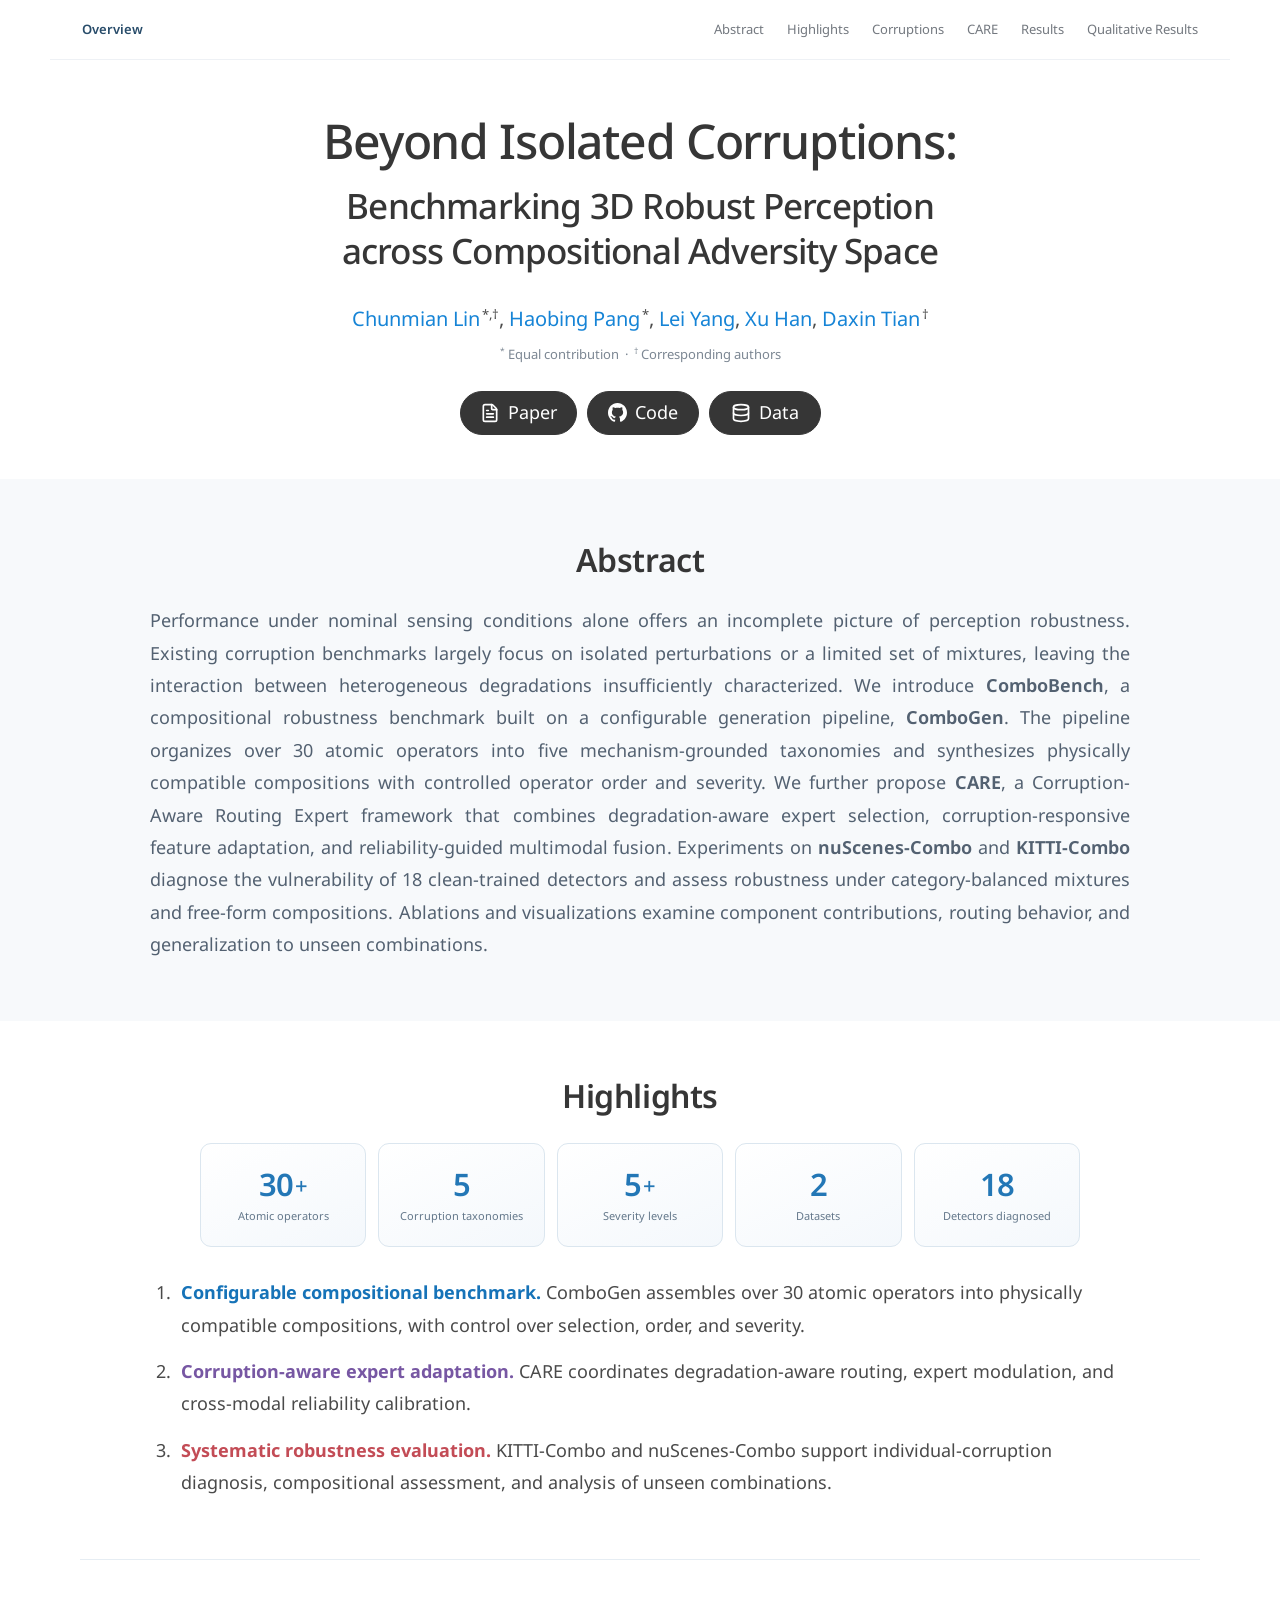
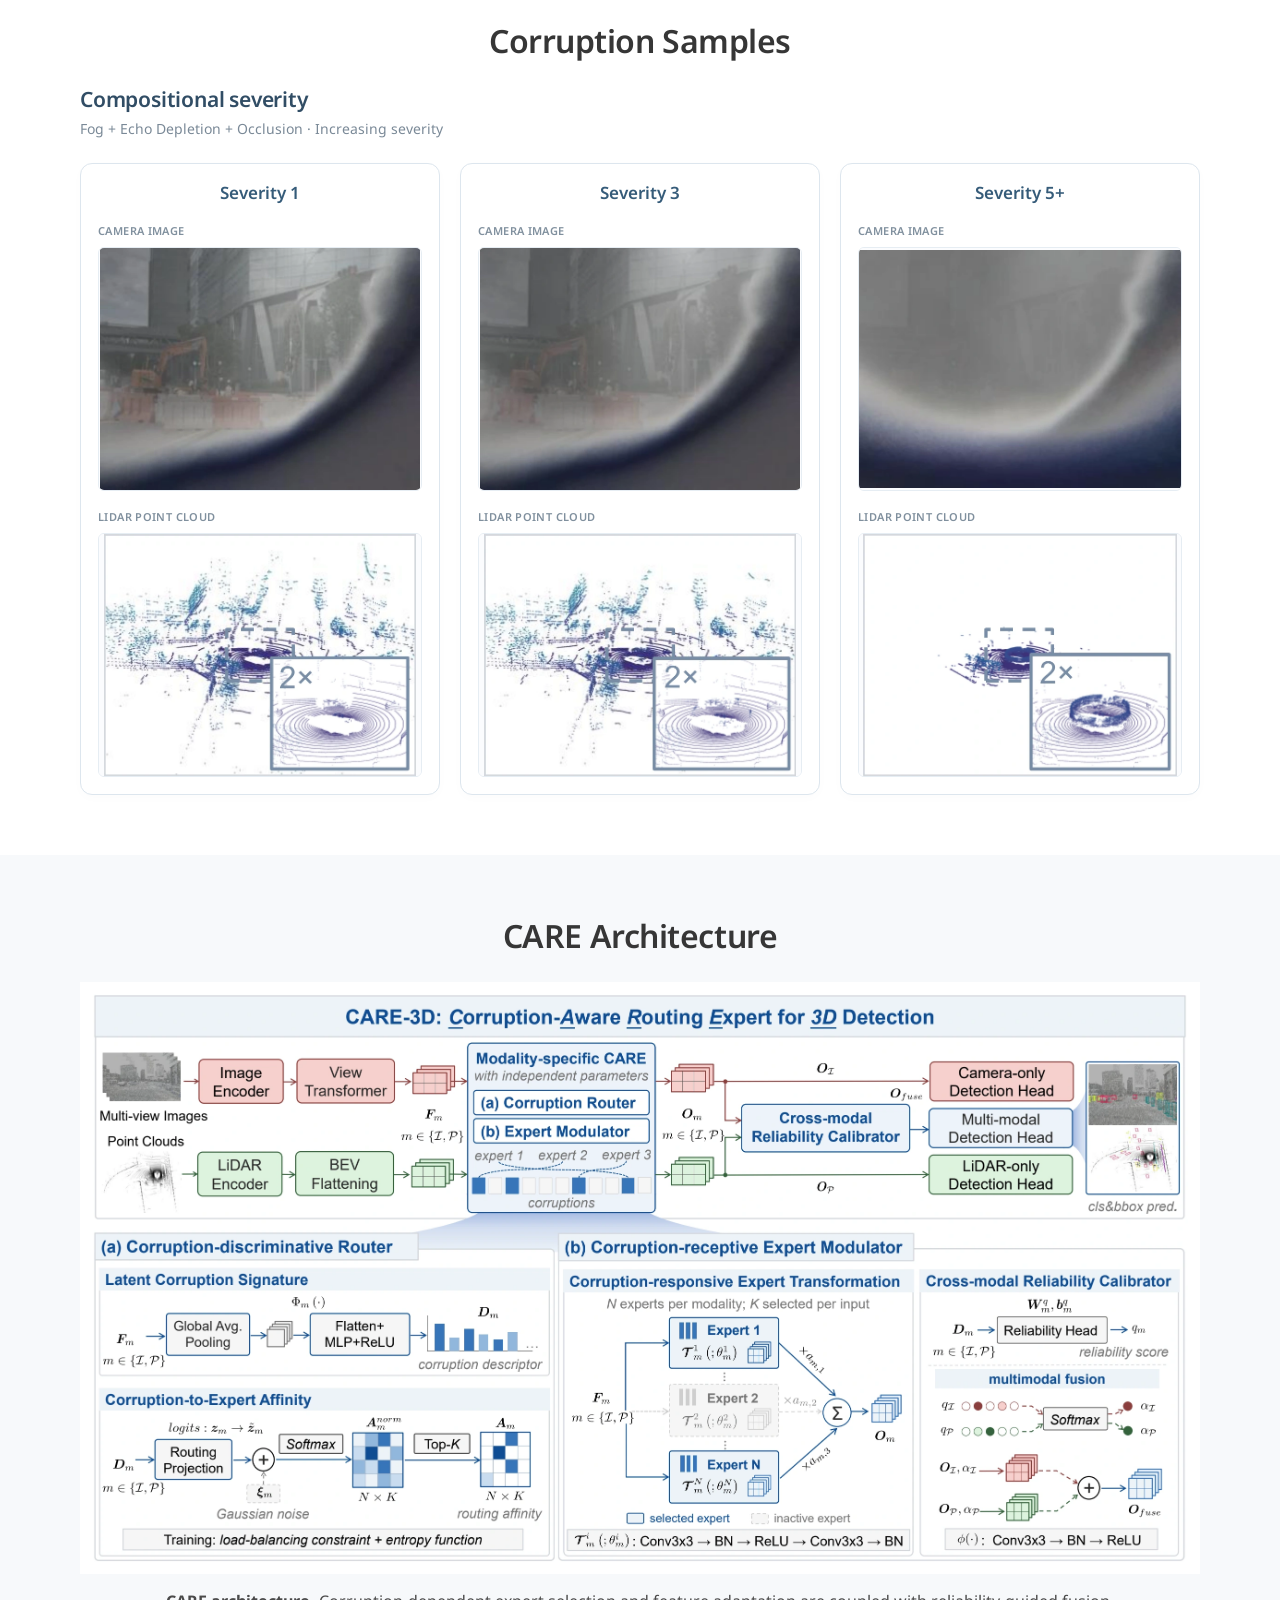
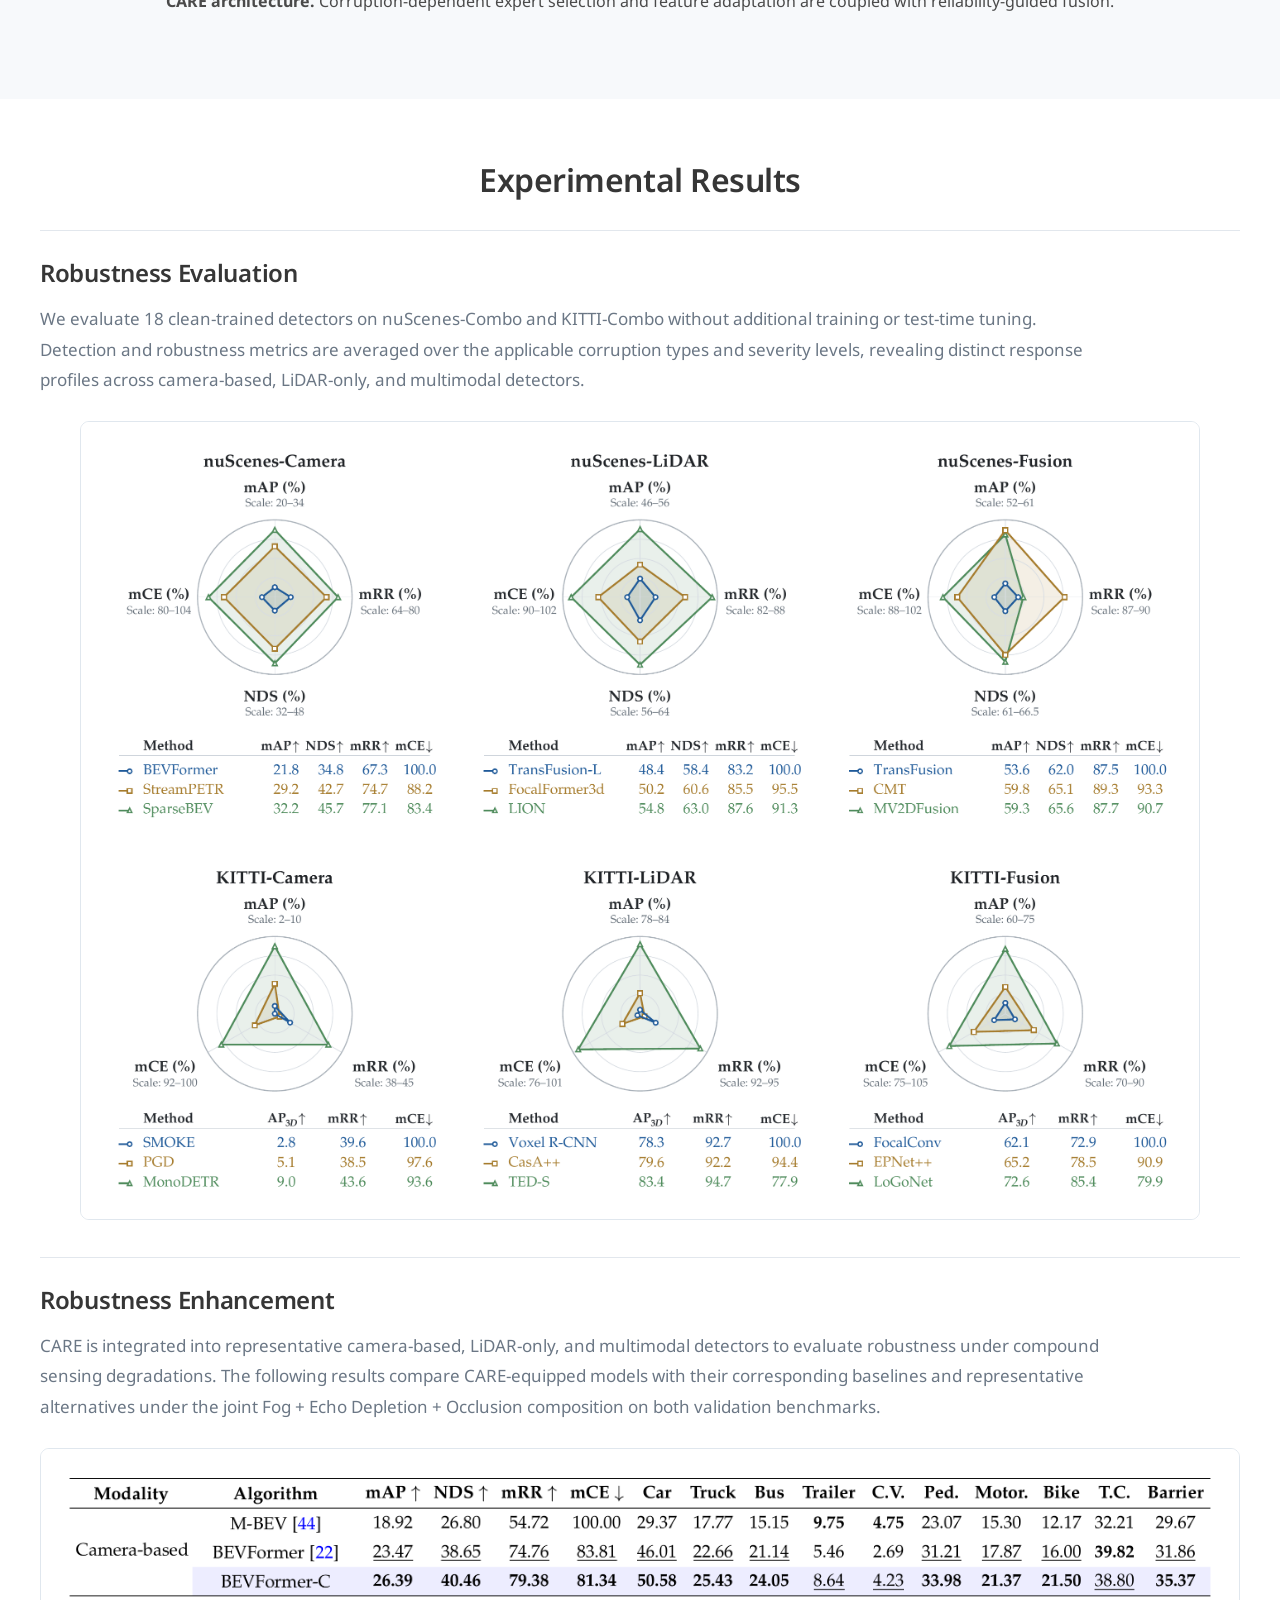
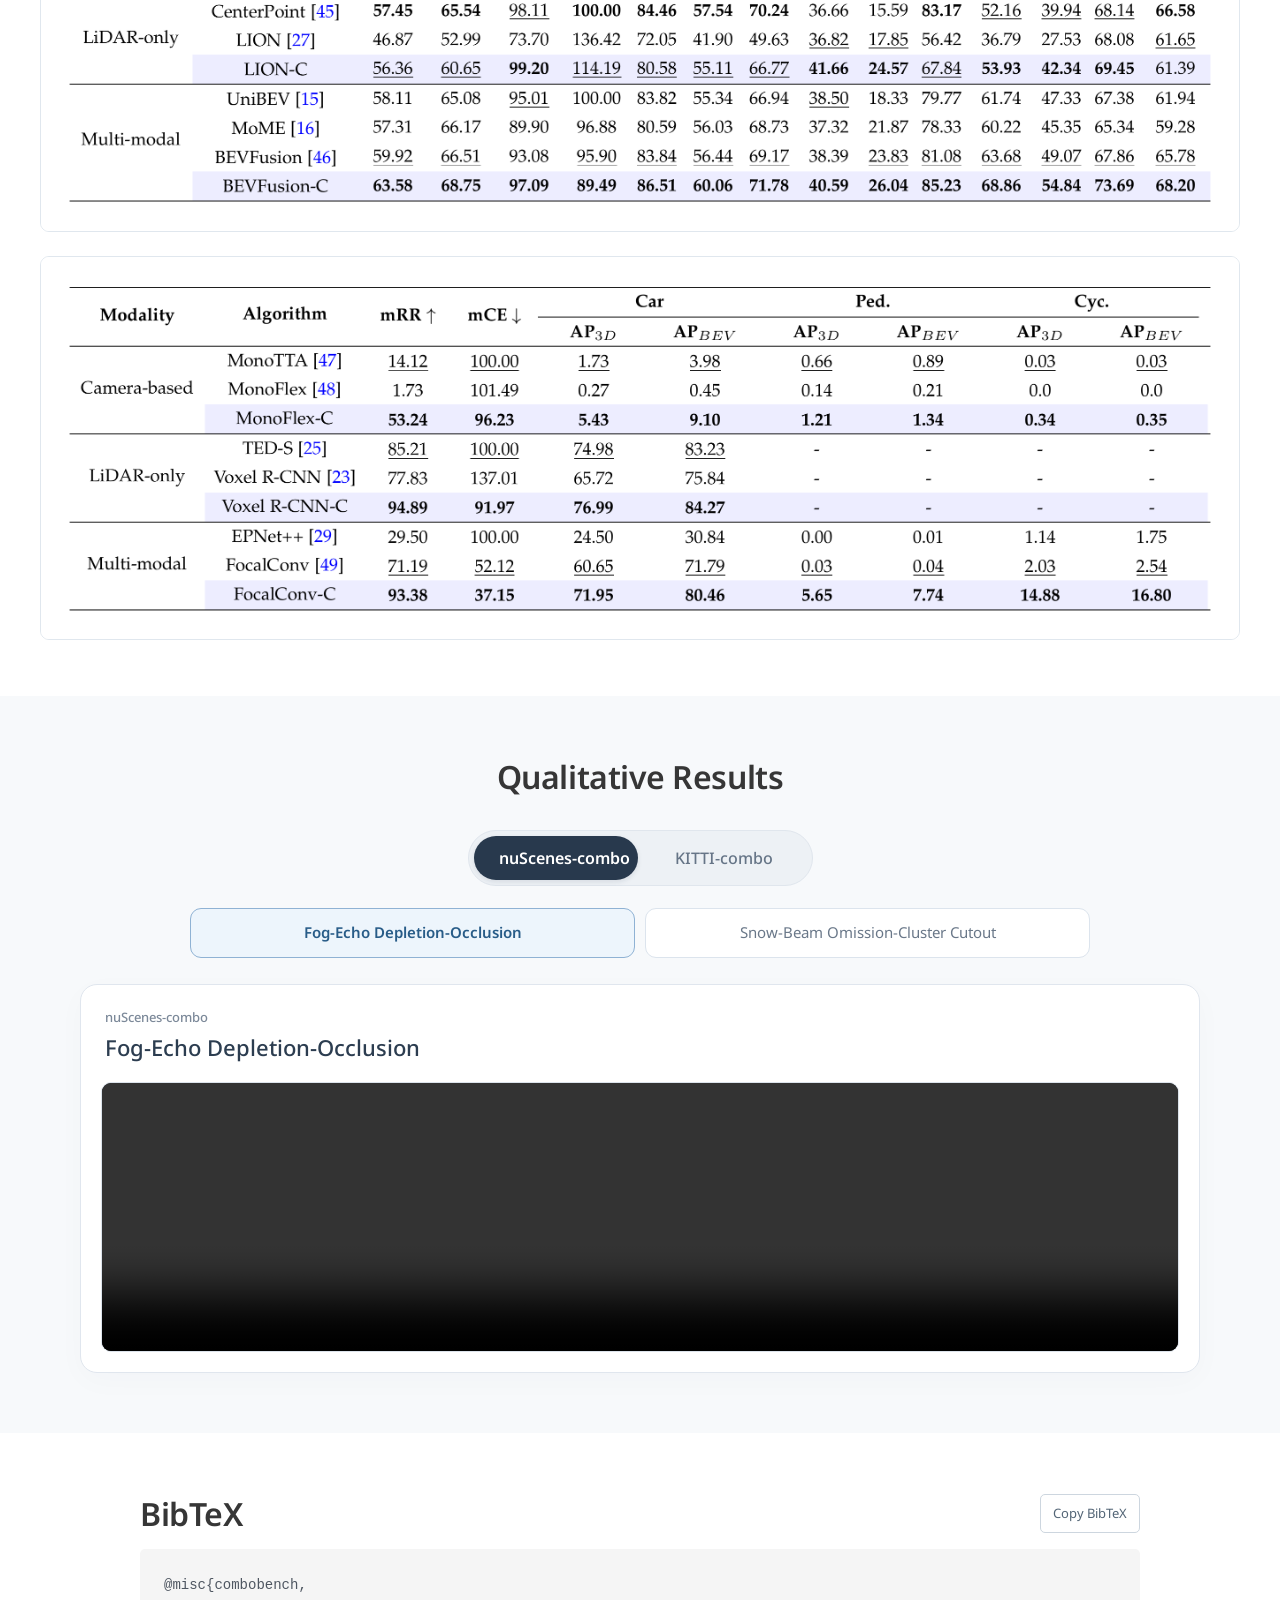
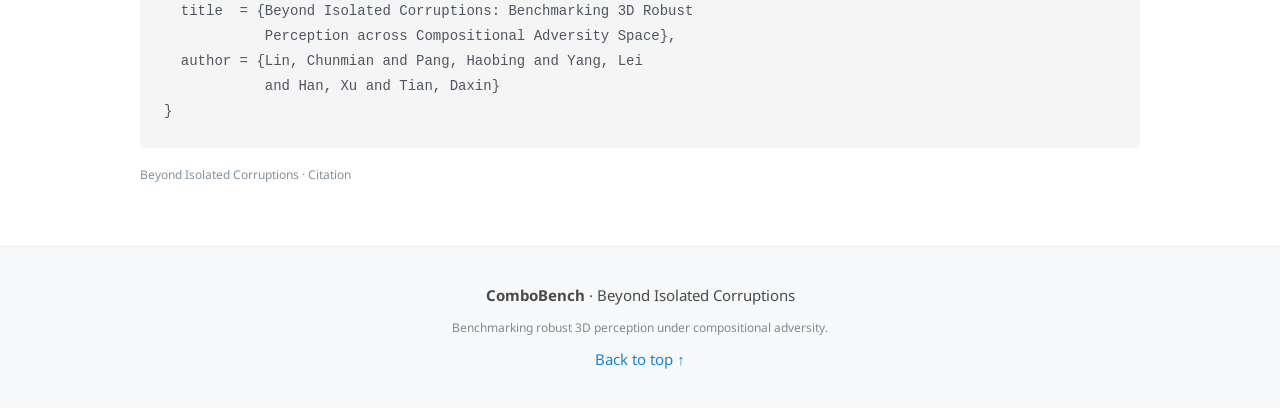
<file: project-page/index.html>
<!DOCTYPE html>
<html lang="en">
<head>
<meta charset="utf-8"><meta name="viewport" content="width=device-width,initial-scale=1">
<meta name="description" content="ComboBench: a configurable benchmark and corruption-aware expert framework for robust 3D perception under compositional sensing degradations.">
<meta name="theme-color" content="#ffffff"><title>Beyond Isolated Corruptions: Benchmarking 3D Robust Perception</title>
<link rel="icon" href="assets/favicon.svg" type="image/svg+xml"><link rel="stylesheet" href="styles-v3.css?v=9">
<script src="site-config.js?v=17" defer></script><script src="script-v3.js?v=17" defer></script>
<link rel="stylesheet" href="styles-v9.css?v=16"></head>

<body><a class="skip-link" href="#main">Skip to content</a>
<nav class="top-nav" aria-label="Page sections"><a class="home-link" href="#top">Overview</a><div><a href="#abstract">Abstract</a><a href="#highlights">Highlights</a><a href="#corruption-examples">Corruptions</a><a href="#method">CARE</a><a href="#evaluation">Results</a><a href="#visualization">Qualitative Results</a></div></nav>
<main id="main">
<header class="publication-header" id="top">
<h1>Beyond Isolated Corruptions:
<span class="publication-subtitle">Benchmarking 3D Robust Perception<br class="title-break"> across Compositional Adversity Space</span></h1><p class="authors"><span data-author="chunmian">Chunmian Lin</span><sup>*,†</sup>, <span data-author="haobing">Haobing Pang</span><sup>*</sup>, <span data-author="lei">Lei Yang</span>, <span data-author="xu">Xu Han</span>, <span data-author="daxin">Daxin Tian</span><sup>†</sup></p>

<p class="contribution-note"><sup>*</sup> Equal contribution  ·  <sup>†</sup> Corresponding authors</p>
<p id="venue-line" class="venue-line" hidden=""></p><div class="publication-links" aria-label="Publication resources">
<a class="resource-pill" href="https://github.com/buaa-linx/ComboBench" target="_blank" rel="noopener" data-resource="paper"><img class="resource-icon" src="assets/icons/paper.svg" alt="" width="20" height="20">Paper</a>
<a class="resource-pill" href="https://github.com/buaa-linx/ComboBench" target="_blank" rel="noopener" data-resource="code"><img class="resource-icon github-icon" src="assets/icons/github.svg" alt="" width="20" height="20">Code</a>
<a class="resource-pill" href="https://huggingface.co/datasets/linchunmian/ComboBench" target="_blank" rel="noopener" data-resource="data"><img class="resource-icon" src="assets/icons/data.svg" alt="" width="20" height="20">Data</a>
</div></header>
<section class="section soft-section" id="abstract" aria-labelledby="abstract-title"><div class="content abstract-content"><h2 id="abstract-title">Abstract</h2><p>Performance under nominal sensing conditions alone offers an incomplete picture of perception robustness. Existing corruption benchmarks largely focus on isolated perturbations or a limited set of mixtures, leaving the interaction between heterogeneous degradations insufficiently characterized. We introduce <strong>ComboBench</strong>, a compositional robustness benchmark built on a configurable generation pipeline, <strong>ComboGen</strong>. The pipeline organizes over 30 atomic operators into five mechanism-grounded taxonomies and synthesizes physically compatible compositions with controlled operator order and severity. We further propose <strong>CARE</strong>, a Corruption-Aware Routing Expert framework that combines degradation-aware expert selection, corruption-responsive feature adaptation, and reliability-guided multimodal fusion. Experiments on <strong>nuScenes-Combo</strong> and <strong>KITTI-Combo</strong> diagnose the vulnerability of 18 clean-trained detectors and assess robustness under category-balanced mixtures and free-form compositions. Ablations and visualizations examine component contributions, routing behavior, and generalization to unseen combinations.</p></div></section>
<section class="section highlights content" id="highlights" aria-labelledby="highlights-title"><h2 id="highlights-title">Highlights</h2><dl class="benchmark-facts" aria-label="Benchmark at a glance">
<div class="fact-card"><dt>Atomic operators</dt><dd>30<span>+</span></dd></div>
<div class="fact-card"><dt>Corruption taxonomies</dt><dd>5</dd></div>
<div class="fact-card"><dt>Severity levels</dt><dd>5<span>+</span></dd></div>
<div class="fact-card"><dt>Datasets</dt><dd>2</dd></div>
<div class="fact-card"><dt>Detectors diagnosed</dt><dd>18</dd></div>
</dl><ol>
<li><strong class="blue">Configurable compositional benchmark.</strong> ComboGen assembles over 30 atomic operators into physically compatible compositions, with control over selection, order, and severity.</li>
<li><strong class="purple">Corruption-aware expert adaptation.</strong> CARE coordinates degradation-aware routing, expert modulation, and cross-modal reliability calibration.</li>
<li><strong class="red">Systematic robustness evaluation.</strong> KITTI-Combo and nuScenes-Combo support individual-corruption diagnosis, compositional assessment, and analysis of unseen combinations.</li>
</ol></section>
<section class="section content-wide" id="corruption-examples" aria-labelledby="corruption-examples-title"><h2 id="corruption-examples-title">Corruption Samples</h2><div class="sample-group"><div class="sample-group-heading"><div><h3>Compositional severity</h3><p>Fog + Echo Depletion + Occlusion · Increasing severity</p></div></div><div class="corruption-grid"><article class="corruption-example"><h4>Severity 1</h4><div class="corruption-panels"><figure class="corruption-panel"><figcaption>Camera image</figcaption><button class="figure-zoom corruption-zoom" type="button" data-image="assets/figures/camera-severity-1.webp" data-caption="Severity 1: Camera image under Fog–Echo Depletion–Occlusion on nuScenes-Combo. Original matched example from Figure 3." aria-label="Enlarge Severity 1 camera image"><img src="assets/figures/camera-severity-1.webp" alt="Severity 1 camera image from the matched corruption sequence in Figure 3" width="664" height="500" loading="lazy"><span class="zoom-label">Enlarge ↗</span></button></figure><figure class="corruption-panel"><figcaption>LiDAR point cloud</figcaption><button class="figure-zoom corruption-zoom" type="button" data-image="assets/figures/lidar-severity-1.webp" data-caption="Severity 1: LiDAR point cloud under Fog–Echo Depletion–Occlusion on nuScenes-Combo. Original matched example from Figure 3." aria-label="Enlarge Severity 1 lidar point cloud"><img src="assets/figures/lidar-severity-1.webp" alt="Severity 1 lidar point cloud from the matched corruption sequence in Figure 3" width="670" height="517" loading="lazy"><span class="zoom-label">Enlarge ↗</span></button></figure></div></article><article class="corruption-example"><h4>Severity 3</h4><div class="corruption-panels"><figure class="corruption-panel"><figcaption>Camera image</figcaption><button class="figure-zoom corruption-zoom" type="button" data-image="assets/figures/camera-severity-3.webp" data-caption="Severity 3: Camera image under Fog–Echo Depletion–Occlusion on nuScenes-Combo. Original matched example from Figure 3." aria-label="Enlarge Severity 3 camera image"><img src="assets/figures/camera-severity-3.webp" alt="Severity 3 camera image from the matched corruption sequence in Figure 3" width="663" height="500" loading="lazy"><span class="zoom-label">Enlarge ↗</span></button></figure><figure class="corruption-panel"><figcaption>LiDAR point cloud</figcaption><button class="figure-zoom corruption-zoom" type="button" data-image="assets/figures/lidar-severity-3.webp" data-caption="Severity 3: LiDAR point cloud under Fog–Echo Depletion–Occlusion on nuScenes-Combo. Original matched example from Figure 3." aria-label="Enlarge Severity 3 lidar point cloud"><img src="assets/figures/lidar-severity-3.webp" alt="Severity 3 lidar point cloud from the matched corruption sequence in Figure 3" width="670" height="517" loading="lazy"><span class="zoom-label">Enlarge ↗</span></button></figure></div></article><article class="corruption-example"><h4>Severity 5+</h4><div class="corruption-panels"><figure class="corruption-panel"><figcaption>Camera image</figcaption><button class="figure-zoom corruption-zoom" type="button" data-image="assets/figures/camera-severity-6.webp" data-caption="Severity 5+: Camera image under Fog–Echo Depletion–Occlusion on nuScenes-Combo. Original matched example from Figure 3." aria-label="Enlarge Severity 5+ camera image"><img src="assets/figures/camera-severity-6.webp" alt="Severity 5+ camera image from the matched corruption sequence in Figure 3" width="675" height="500" loading="lazy"><span class="zoom-label">Enlarge ↗</span></button></figure><figure class="corruption-panel"><figcaption>LiDAR point cloud</figcaption><button class="figure-zoom corruption-zoom" type="button" data-image="assets/figures/lidar-severity-6.webp" data-caption="Severity 5+: LiDAR point cloud under Fog–Echo Depletion–Occlusion on nuScenes-Combo. Original matched example from Figure 3." aria-label="Enlarge Severity 5+ lidar point cloud"><img src="assets/figures/lidar-severity-6.webp" alt="Severity 5+ lidar point cloud from the matched corruption sequence in Figure 3" width="674" height="517" loading="lazy"><span class="zoom-label">Enlarge ↗</span></button></figure></div></article></div></div></section>
<section class="section soft-section" id="method" aria-labelledby="method-title"><div class="content-wide"><h2 id="method-title">CARE Architecture</h2><figure class="research-figure"><button class="figure-zoom" type="button" data-image="assets/figures/care-framework.webp" data-caption="CARE combines corruption-discriminative routing, corruption-receptive expert modulation, and cross-modal reliability calibration." aria-label="Enlarge the CARE framework"><img src="assets/figures/care-framework.webp" alt="CARE architecture: input-conditioned routing, expert modulation, and reliability-guided camera–LiDAR fusion" width="2373" height="1230" loading="lazy"><span class="zoom-label">Enlarge ↗</span></button><figcaption><strong>CARE architecture.</strong> Corruption-dependent expert selection and feature adaptation are coupled with reliability-guided fusion.</figcaption></figure>
</div></section>
<section class="section results-section" id="evaluation" aria-labelledby="evaluation-title">
  <div class="results-content"><h2 id="evaluation-title">Experimental Results</h2><div class="experiment-block" id="robustness-assessment"><div class="experiment-heading"><h3>Robustness Evaluation</h3></div><p class="experiment-intro">We evaluate 18 clean-trained detectors on nuScenes-Combo and KITTI-Combo without additional training or test-time tuning. Detection and robustness metrics are averaged over the applicable corruption types and severity levels, revealing distinct response profiles across camera-based, LiDAR-only, and multimodal detectors.</p><figure class="paper-result-image assessment-figure"><button class="figure-zoom " type="button" data-image="assets/figures/figure-5-original.webp" data-caption="Figure 5: Clean-trained robustness diagnosis on nuScenes-Combo and KITTI-Combo, averaged over applicable corruptions and severity levels." aria-label="Enlarge robustness assessment figure"><img src="assets/figures/figure-5-original.webp" alt="Figure 5: six radar plots of detection and robustness metrics for clean-trained detectors on KITTI-Combo and nuScenes-Combo" width="2610" height="1835" loading="lazy"><span class="zoom-label">Enlarge ↗</span></button></figure></div><div class="experiment-block" id="robustness-enhancement"><div class="experiment-heading"><h3>Robustness Enhancement</h3></div><p class="experiment-intro">CARE is integrated into representative camera-based, LiDAR-only, and multimodal detectors to evaluate robustness under compound sensing degradations. The following results compare CARE-equipped models with their corresponding baselines and representative alternatives under the joint Fog + Echo Depletion + Occlusion composition on both validation benchmarks.</p><figure class="paper-result-image paper-table" data-table="7"><button class="figure-zoom paper-table-zoom" type="button" data-image="assets/figures/table-7-original.webp" data-caption="nuScenes-Combo: original results under Fog + Echo Depletion + Occlusion." aria-label="Enlarge nuScenes-Combo result table"><img src="assets/figures/table-7-original.webp" alt="Original Table 7: nuScenes-Combo free-form corruption results comparing base and CARE-enhanced detectors" width="2610" height="765" loading="lazy"><span class="zoom-label">Enlarge ↗</span></button></figure><figure class="paper-result-image paper-table" data-table="8"><button class="figure-zoom paper-table-zoom" type="button" data-image="assets/figures/table-8-original.webp" data-caption="KITTI-Combo: original results under Fog + Echo Depletion + Occlusion." aria-label="Enlarge KITTI-Combo result table"><img src="assets/figures/table-8-original.webp" alt="Original Table 8: KITTI-Combo free-form corruption results comparing base and CARE-enhanced detectors" width="2610" height="765" loading="lazy"><span class="zoom-label">Enlarge ↗</span></button></figure></div></div></section>

<section class="section visualization-section soft-section" id="visualization" aria-labelledby="visualization-title"><div class="content-wide">
  <h2 id="visualization-title">Qualitative Results</h2>
  <div class="qualitative-explorer" data-video-explorer>
    <div class="dataset-tabs" role="tablist" aria-label="Video dataset" hidden>
      <button class="dataset-tab" type="button" role="tab" id="dataset-tab-nuscenes" data-dataset="nuscenes" aria-selected="true" aria-controls="qualitative-player-panel" tabindex="0">nuScenes-combo</button>
      <button class="dataset-tab" type="button" role="tab" id="dataset-tab-kitti" data-dataset="kitti" aria-selected="false" aria-controls="qualitative-player-panel" tabindex="-1">KITTI-combo</button>
    </div>
    <div class="corruption-tabs" role="group" aria-label="Corruption composition" hidden>
      <button class="corruption-tab" type="button" data-corruption-index="0" aria-pressed="true">Fog-Echo Depletion-Occlusion</button>
      <button class="corruption-tab" type="button" data-corruption-index="1" aria-pressed="false">Snow-Beam Omission-Cluster Cutout</button>
    </div>
    <div class="qualitative-player-panel" id="qualitative-player-panel" role="tabpanel" aria-labelledby="dataset-tab-nuscenes" tabindex="0">
      <header class="qualitative-player-heading" aria-live="polite" aria-atomic="true">
        <p id="active-dataset">nuScenes-combo</p>
        <h3 id="active-video-title">Fog-Echo Depletion-Occlusion</h3>
      </header>
      <div class="qualitative-player-shell">
        <video id="qualitative-player" controls muted playsinline preload="metadata" src="assets/videos/fog_occlusion_echo.mp4" aria-label="nuScenes-combo: Fog-Echo Depletion-Occlusion"></video>
        <div id="qualitative-empty" role="status" hidden>
          <span class="reserved-play" aria-hidden="true"><svg viewBox="0 0 32 32" width="32" height="32"><path d="M12 8.5 24 16 12 23.5Z" fill="currentColor"/></svg></span>
          <p>Video not available yet.</p>
        </div>
      </div>
    </div>
    <noscript><p class="source-note">Also watch <a href="assets/videos/snow_beam_cutout.mp4">Snow-Beam Omission-Cluster Cutout on nuScenes-combo</a>.</p></noscript>
  </div>
</div></section>
<section class="section citation-section content" id="citation" aria-labelledby="citation-title"><div class="citation-heading"><h2 id="citation-title">BibTeX</h2><button type="button" id="copy-citation">Copy BibTeX</button></div><pre><code id="bibtex">@misc{combobench,
  title  = {Beyond Isolated Corruptions: Benchmarking 3D Robust
            Perception across Compositional Adversity Space},
  author = {Lin, Chunmian and Pang, Haobing and Yang, Lei
            and Han, Xu and Tian, Daxin}
}</code></pre><p class="source-note">Beyond Isolated Corruptions · Citation</p><span id="copy-status" class="sr-only" role="status"></span></section>
</main>
<footer class="site-footer"><div class="content"><p><strong>ComboBench</strong> · Beyond Isolated Corruptions</p><p class="footer-note">Benchmarking robust 3D perception under compositional adversity.</p><p><a href="#top">Back to top ↑</a></p></div></footer>
<dialog id="image-dialog" class="image-dialog" aria-label="Enlarged paper figure"><button type="button" id="dialog-close" class="dialog-close" aria-label="Close enlarged figure">Close ×</button><img id="dialog-image" alt=""><p id="dialog-caption"></p></dialog>
<dialog id="resource-dialog" class="resource-dialog" aria-labelledby="resource-dialog-title"><button type="button" id="resource-dialog-close" class="dialog-close" aria-label="Close resource notice">Close ×</button><span class="placeholder-badge">Reserved resource</span><h2 id="resource-dialog-title">Resource link pending</h2><p id="resource-dialog-message"></p><button type="button" class="notice-dismiss" id="resource-dismiss">Got it</button></dialog>
</body></html>
</file>
<file: project-page/styles-v3.css>
:root{--text:#363636;--body:#4a4a4a;--blue:#1684d6;--deep-blue:#126bb5;--border:#e2e5e9;--soft:#f5f5f5}
*{box-sizing:border-box}html{scroll-behavior:smooth;scroll-padding-top:24px}body{margin:0;background:#fff;color:var(--body);font-family:"Segoe UI",Arial,Helvetica,sans-serif;font-size:18px;line-height:1.65;-webkit-font-smoothing:antialiased}h1,h2,h3,h4,p,figure{margin:0}h1,h2,h3,h4{color:var(--text)}a{color:var(--blue);text-decoration:none}a:hover{color:var(--deep-blue);text-decoration:underline}button{font:inherit;cursor:pointer}button,a{-webkit-tap-highlight-color:transparent}button:focus-visible,a:focus-visible{outline:3px solid #93c9f2;outline-offset:4px}img{display:block;max-width:100%}button svg,a svg{width:19px;height:19px;flex-shrink:0}sup{font-size:.65em;line-height:0}.icon-library{position:absolute;width:0;height:0;overflow:hidden}.content,.content-wide{width:calc(100% - 64px);margin-inline:auto}.content{max-width:1000px}.content-wide{max-width:1120px}.section{padding-block:48px}.soft-section{background:var(--soft)}.ruled{border-top:1px solid var(--border)}h2{font-size:32px;font-weight:650;text-align:center;line-height:1.25;letter-spacing:-.6px;margin-bottom:24px}.section-intro{text-align:center;font-size:19px;line-height:1.6;margin:0 auto 28px;max-width:900px}.intro-secondary{font-size:17px;color:#636970}.source-note{font-size:14px;line-height:1.7;color:#6b7178;margin-top:17px;text-align:center}.body-intro{max-width:970px;margin:0 auto 24px;text-align:center;font-size:17px}.skip-link{position:absolute;left:16px;top:-80px;z-index:50;background:#222;color:white;padding:10px 20px}.skip-link:focus{top:10px}.sr-only{position:absolute;width:1px;height:1px;padding:0;margin:-1px;overflow:hidden;clip:rect(0,0,0,0);white-space:nowrap;border:0}
.top-nav{height:54px;max-width:1120px;margin:auto;display:flex;justify-content:space-between;align-items:center;padding-inline:32px;font-size:14px;color:#73787f}.top-nav a{color:inherit}.top-nav .home-link{font-weight:600;color:#4f555b}.top-nav>div{display:flex;gap:24px}.publication-header{max-width:1180px;margin:auto;text-align:center;padding:30px 32px 32px}.publication-header h1{font-size:43px;line-height:1.18;font-weight:650;letter-spacing:-1.45px}.project-name{color:var(--blue);font-weight:750}.publication-subtitle{font-size:39px;font-weight:600;letter-spacing:-1px;display:inline-block;margin-top:7px}.authors{font-size:20px;line-height:1.8;margin:23px auto 6px;max-width:1080px}.authors [data-author]{color:var(--blue);white-space:nowrap}.authors [data-author] a{color:inherit}.authors sup{margin-left:2px}.affiliations{font-size:17px;line-height:1.8;display:flex;flex-wrap:wrap;gap:0 20px;justify-content:center}.affiliations sup{margin-right:2px}.contribution-note{font-size:14px;color:#73787f;margin-top:6px}.venue-line{display:flex;gap:10px;justify-content:center;align-items:center;margin-top:13px;font-size:14px;min-height:24px;color:#586779}.venue-line span{color:#7a8087;font-size:13px}.publication-links{display:flex;flex-wrap:wrap;justify-content:center;gap:7px;margin-top:19px}.resource-pill{display:inline-flex;align-items:center;justify-content:center;gap:7px;background:#363636;border:1px solid #363636;color:#fff;border-radius:999px;min-height:42px;padding:8px 16px;font-size:16px;line-height:1.3;transition:background .15s}.resource-pill:hover{background:#171717;color:#fff;text-decoration:none}.resource-pill small{font-size:10px;color:#e1e3e5;opacity:.85;letter-spacing:.02em}.resource-pill.is-pending{background:#4d5054;border-color:#4d5054}.resource-pill.is-pending:hover{background:#303337}.arxiv-icon{font-family:Georgia,serif;font-size:23px;line-height:19px;width:18px;display:inline-block}
.teaser{padding-top:7px;padding-bottom:25px}.teaser-image{padding:0!important;border-radius:6px;overflow:hidden}.teaser figure>figcaption{font-size:20px;text-align:center;max-width:1050px;margin:18px auto 0;line-height:1.5}.teaser-facts{margin-top:20px;display:flex;justify-content:center;flex-wrap:wrap;gap:12px 26px;font-size:15px;color:#69707a}.teaser-facts b{color:#34576f;font-weight:700}.highlights{padding-top:34px;padding-bottom:44px}.highlights h2{text-align:left;font-size:28px;margin-bottom:19px}.highlights ol{padding-left:26px;margin:0}.highlights li{padding-left:5px;margin-bottom:12px;font-size:18px;line-height:1.7}.highlights li:last-child{margin-bottom:0}.blue{color:#1673b8}.purple{color:#7757a3}.red{color:#c34c56}.abstract-content{max-width:960px}.abstract-content>p:first-of-type{text-align:justify;font-size:18px;line-height:1.8}.abstract-content strong{font-weight:650}
.research-figure{margin:26px 0 24px}.figure-zoom{position:relative;display:block;width:100%;background:white;border:0;padding:12px;text-align:left}.figure-zoom img{width:100%;height:auto}.zoom-label{position:absolute;right:12px;bottom:10px;padding:4px 9px;border-radius:4px;background:#fffffff2;color:#627080;font-size:11px;border:1px solid #e6e9ec;opacity:0;transition:opacity .15s}.figure-zoom:hover .zoom-label,.figure-zoom:focus-visible .zoom-label{opacity:1}.research-figure>figcaption{font-size:16px;line-height:1.65;margin:14px auto 0;max-width:1040px;text-align:center}.figure-number{white-space:nowrap;color:#78818c;font-size:14px}.taxonomy{display:flex;justify-content:center;flex-wrap:wrap;gap:9px;margin:25px auto 30px}.taxonomy span{font-size:14px;color:#3f6d93;background:#eef5fb;border:1px solid #d8e8f5;padding:6px 12px;border-radius:5px}.table-scroll{overflow-x:auto;width:100%;border-block:1px solid #d5dae1}table{width:100%;border-collapse:collapse;font-size:16px;text-align:center;font-variant-numeric:tabular-nums;white-space:nowrap}caption{font-size:16px;font-weight:600;padding-bottom:13px;white-space:normal}th,td{padding:13px 18px;border-bottom:1px solid #e2e6ea}thead th{font-weight:600;background:#f5f7f9;font-size:15px}tbody th{text-align:left;font-weight:500}tbody tr:last-child th,tbody tr:last-child td{border-bottom:0}.yes{color:#378c71;font-size:21px}.benchmark-table{max-width:1000px;margin:30px auto 0;border-top:0}.subsection-title{font-size:24px;font-weight:600;text-align:center;margin:30px 0 15px;line-height:1.35}.method-components{display:grid;grid-template-columns:repeat(3,1fr);gap:35px;max-width:1050px;margin:30px auto 0}.method-components h3{font-size:22px;font-weight:600;margin-bottom:10px}.method-components h3 span{color:var(--blue);font-weight:400}.method-components p{font-size:16px;line-height:1.75}.results-subtitle{margin-top:42px}.result-tabs{display:flex;justify-content:center;border-bottom:1px solid #cfd7df;margin:25px auto 0;max-width:980px;gap:4px}.result-tabs button{font-size:16px;background:transparent;border:0;border-bottom:3px solid transparent;margin-bottom:-1px;color:#636b75;padding:12px 20px}.result-tabs button[aria-selected=true]{border-color:var(--blue);color:var(--blue);font-weight:600}.result-tabs button:hover{background:#f5f9fd}.results-panel{max-width:980px;margin:28px auto 0}.results-panel[hidden]{display:none}.results-panel h4{text-align:center;font-size:21px;font-weight:600}.protocol-description{text-align:center;font-size:14px;color:#737c87;margin-top:6px;margin-bottom:20px}.results-panel th:first-child{min-width:210px}.care-row{background:#eef6fd}.care-row th{font-weight:600}.gain-row{color:#1673b8;font-size:15px}.table-note{max-width:980px;margin:20px auto 0;color:#707984;font-size:13px;line-height:1.8}
.paper-preview{border:1px solid #dce3eb;border-radius:8px;overflow:hidden;background:#fff;margin-top:27px}.preview-label{padding:11px 18px;display:flex;justify-content:space-between;align-items:center;gap:16px;font-size:13px;background:#f2f6fa;border-bottom:1px solid #e0e7ef;color:#57718c}.preview-label strong{font-weight:600;color:#3a6f9d}.sensor-stage{display:grid;grid-template-columns:1fr 1fr;gap:18px;padding:20px 25px 12px}.sensor-stage figure{text-align:center;min-width:0}.sensor-stage img{width:100%;max-width:410px;aspect-ratio:4/3;object-fit:contain;margin:8px auto 0;background:#fff}.sensor-title{font-size:16px;font-weight:600}.sensor-stage figcaption{font-size:12px;color:#7b8490;margin-top:7px}.preview-controls{display:flex;align-items:center;justify-content:space-between;gap:20px;border-top:1px solid #e2e8ef;padding:15px 20px}.play-button{display:flex;align-items:center;gap:7px;white-space:nowrap;background:#337eb8;color:white;border:1px solid #337eb8;padding:8px 13px;border-radius:5px;font-size:14px;min-height:38px}.play-button:hover{background:#226599}.play-button svg{width:17px;height:17px}.severity-buttons{display:flex;gap:4px}.severity-buttons button{min-width:39px;min-height:38px;border:1px solid #d9e0e8;background:#fff;color:#586572;border-radius:4px;font-size:14px;padding:6px 10px}.severity-buttons button:hover{background:#eaf3fc}.severity-buttons button.is-active{background:#337eb8;border-color:#337eb8;color:#fff}.placeholder-badge{font-size:11px;color:#7c6a4d;background:#faf4e8;border:1px solid #eadfc9;border-radius:4px;padding:3px 7px;display:inline-block;vertical-align:middle;margin-left:6px;font-weight:400}#project-video video{width:100%;max-height:580px;background:#181818;border-radius:7px}.download-table th,.download-table td{font-size:15px}.download-table td:nth-child(2){text-align:left;white-space:normal}.download-table td:last-child{text-align:right}.placeholder-link{font:inherit;font-size:14px;color:#778697;padding:3px 0;border:0;background:none;text-decoration:underline;text-decoration-style:dotted;text-underline-offset:4px}.placeholder-link:hover{color:var(--blue)}.citation-section{padding-top:35px}.citation-heading{display:flex;align-items:center;justify-content:space-between;margin-bottom:15px;gap:15px}.citation-heading h2{text-align:left;margin:0}.citation-heading button{font-size:13px;border:1px solid #cdd6df;background:white;color:#536576;border-radius:5px;padding:7px 12px;min-height:36px}.citation-heading button:hover{background:#f0f5fa}pre{font-size:14px;line-height:1.8;overflow-x:auto;background:#f5f5f5;border-radius:5px;padding:24px;margin:0;color:#4e5661}pre code{font-family:Consolas,"Courier New",monospace}.citation-section .source-note{text-align:left}.contact-section{padding-top:10px;padding-bottom:48px;text-align:center}.contact-section h2{font-size:25px;margin-bottom:12px}.contact-section p{font-size:17px}.site-footer{padding:35px 0;background:#fafafa;text-align:center;border-top:1px solid #edf0f2;font-size:15px}.site-footer p+p{margin-top:8px}.site-footer .footer-note{font-size:12px;color:#818892}
.image-dialog{position:fixed;inset:0;max-width:1600px;width:96vw;max-height:94vh;border:1px solid #d8dfe7;border-radius:8px;padding:56px 20px 20px;overflow:auto;background:white;box-shadow:0 25px 100px #0004}.image-dialog::backdrop,.resource-dialog::backdrop{background:#152331c4;backdrop-filter:blur(3px)}.image-dialog>img{width:100%;height:auto}.image-dialog>p{font-size:14px;line-height:1.7;text-align:center;margin:17px auto 0;max-width:1100px}.dialog-close{position:absolute;right:15px;top:12px;font-size:13px;padding:7px 12px;background:#f7f9fb;border:1px solid #dce3eb;border-radius:5px;color:#495c6e}.resource-dialog{width:min(92vw,520px);border:1px solid #dce3eb;border-radius:10px;background:white;padding:55px 32px 30px;color:var(--body);box-shadow:0 25px 100px #0004}.resource-dialog>.placeholder-badge{margin-left:0}.resource-dialog h2{text-align:left;font-size:26px;margin:15px 0 16px}.resource-dialog>p{font-size:16px;line-height:1.8}.notice-dismiss{margin-top:24px;border:0;border-radius:5px;background:#337eb8;color:white;padding:9px 18px;font-size:14px}body:has(dialog[open]){overflow:hidden}
@media(min-width:1500px){.publication-header{padding-top:40px}.publication-header h1{font-size:46px}.publication-subtitle{font-size:42px}}
@media(max-width:1000px){.publication-header h1{font-size:37px;letter-spacing:-1px}.publication-subtitle{font-size:34px}.authors{font-size:19px}.affiliations{font-size:16px}.method-components{gap:25px}.top-nav{padding-inline:28px}.top-nav>div{gap:17px}.teaser figure>figcaption{font-size:18px}.teaser-facts{gap:8px 19px;font-size:14px}.preview-controls{gap:12px}.severity-buttons button{min-width:34px;padding:6px 8px}}
@media(max-width:760px){body{font-size:16px}.content,.content-wide{width:calc(100% - 36px)}.section{padding-block:36px}h2{font-size:28px;margin-bottom:21px}.top-nav{height:43px;padding-inline:18px;font-size:12px}.top-nav>div{gap:14px}.top-nav>div a:nth-child(2){display:none}.publication-header{padding:27px 18px 27px}.publication-header h1{font-size:31px;letter-spacing:-.8px;line-height:1.22}.publication-subtitle{font-size:28px;letter-spacing:-.6px;line-height:1.23;margin-top:10px}.title-break{display:none}.authors{font-size:17px;line-height:1.9;margin-top:22px}.affiliations{font-size:14px;line-height:1.7;gap:3px 14px}.contribution-note{font-size:12px;margin-top:10px}.venue-line{font-size:12px;margin-top:10px}.venue-line span{font-size:11px}.publication-links{gap:7px;margin-top:17px}.resource-pill{font-size:14px;min-height:38px;padding:7px 12px;gap:6px}.resource-pill svg{width:16px;height:16px}.resource-pill small{font-size:9px}.arxiv-icon{width:15px;font-size:20px}.teaser{padding-top:0;padding-bottom:18px}.teaser-image{border-radius:3px}.teaser figure>figcaption{font-size:17px;margin-top:14px;line-height:1.65}.teaser-facts{font-size:12px;gap:7px 15px;margin-top:17px}.highlights{padding-top:22px;padding-bottom:32px}.highlights h2{font-size:25px}.highlights li{font-size:16px;line-height:1.75;margin-bottom:12px}.abstract-content>p:first-of-type{text-align:left;font-size:16px;line-height:1.8}.section-intro{font-size:17px;line-height:1.7;margin-bottom:21px}.intro-secondary{font-size:15px}.research-figure{margin-block:22px}.figure-zoom{padding:6px}.zoom-label{font-size:9px;padding:2px 5px;right:6px;bottom:4px;opacity:1}.research-figure>figcaption{font-size:14px;margin-top:12px;line-height:1.75}.figure-number{font-size:12px}.taxonomy{gap:7px;margin-block:20px}.taxonomy span{font-size:12px;padding:5px 9px}table{font-size:14px}th,td{padding:12px 13px}thead th{font-size:13px}.benchmark-table{margin-top:23px}.benchmark-table table{font-size:13px}.benchmark-table th,.benchmark-table td{padding:10px 12px}.benchmark-table caption{font-size:14px}.method-components{grid-template-columns:1fr;gap:18px;margin-top:25px}.method-components h3{font-size:19px;margin-bottom:5px}.method-components p{font-size:15px;line-height:1.8}.subsection-title{font-size:22px;margin-top:25px}.body-intro{font-size:15px;line-height:1.8}.results-subtitle{margin-top:32px}.result-tabs{gap:0}.result-tabs button{font-size:13px;padding:10px 9px;flex:1;line-height:1.5}.results-panel{margin-top:22px}.results-panel h4{font-size:18px}.protocol-description{font-size:12px;line-height:1.7;margin-bottom:15px}.results-panel th:first-child{min-width:165px}.results-panel td{font-size:14px}.gain-row td,.gain-row th{font-size:12px}.table-note{font-size:12px;line-height:1.8}.source-note{font-size:12px;line-height:1.8}.sensor-stage{gap:10px;padding:15px 10px 10px}.sensor-title{font-size:14px}.sensor-stage figcaption{font-size:11px}.preview-label{font-size:11px;padding:10px 12px}.preview-controls{padding:12px;align-items:stretch;flex-direction:column;gap:12px}.play-button{align-self:flex-start;font-size:13px;padding:7px 11px}.severity-buttons{justify-content:space-between}.severity-buttons button{flex:1;min-width:0;font-size:13px;padding:6px 7px}.placeholder-badge{font-size:10px}.download-table th,.download-table td{font-size:13px}.download-table td:nth-child(2){min-width:180px}.placeholder-link{font-size:12px}.citation-heading h2{font-size:26px}.citation-heading button{font-size:12px}pre{font-size:12px;padding:18px;line-height:1.8}.contact-section{padding-bottom:34px}.contact-section h2{font-size:23px}.contact-section p{font-size:15px}.site-footer{font-size:13px;padding:28px 0}.site-footer .footer-note{font-size:11px}.image-dialog{padding:52px 8px 15px}.image-dialog>p{font-size:12px}.resource-dialog{padding:52px 24px 25px}.resource-dialog h2{font-size:24px}}
@media(max-width:400px){.top-nav>div{gap:10px}.top-nav>div a:first-child{display:none}.publication-header h1{font-size:28px}.publication-subtitle{font-size:25px}.authors{font-size:16px}.affiliations{font-size:13px}.resource-pill{padding-inline:10px;font-size:13px}.sensor-stage{grid-template-columns:1fr}.sensor-stage img{max-width:315px}.sensor-stage figure+figure{border-top:1px solid #edf0f4;padding-top:12px}.teaser-facts{gap:6px 12px}}
@media(prefers-reduced-motion:reduce){html{scroll-behavior:auto}*,*::before,*::after{transition:none!important;animation:none!important}}
.sensor-stage img{height:auto}

/* Third revision: three resource links, complete Tables 7/8, and two independent video slots. */
.resource-pill{min-width:110px;gap:9px;padding-inline:19px}.resource-icon{width:20px;height:20px;object-fit:contain;filter:brightness(0) invert(1);flex-shrink:0}.github-icon{width:21px;height:21px}.publication-links{gap:9px}.results-content{width:calc(100% - 56px);max-width:1390px;margin-inline:auto}.result-table-block+.result-table-block{margin-top:42px}.result-table-heading{display:flex;align-items:baseline;justify-content:space-between;gap:20px;margin:0 0 13px}.result-table-heading h3{font-size:22px;font-weight:600}.result-table-heading p{font-size:13px;color:#6b7785}.results-section .section-intro{max-width:1000px;padding-inline:18px}.science-table-wrap{border-top:2px solid #536a7c;border-bottom:1px solid #b8c4cf}.science-table{font-size:13px;line-height:1.5;min-width:1040px}.science-table thead th{font-size:12px;padding:10px 7px;background:#f2f6fa;color:#40546a;vertical-align:middle}.science-table td,.science-table tbody th{padding:10px 7px;font-size:12.5px}.science-table tbody th.method-name{white-space:nowrap;min-width:138px}.science-table .modality-label{font-size:12px;min-width:110px;text-align:center;vertical-align:middle;background:#fafbfd;color:#68798b;white-space:normal;font-weight:500}.science-table .modality-start>th,.science-table .modality-start>td{border-top:1px solid #b7c5d3}.science-table .care-row{background:#edf5fd}.science-table .care-row .method-name{font-weight:650;color:#216396}.science-table .method-reference{font-size:10px;color:#8794a1;margin-left:3px}.science-table caption{text-align:left;font-size:14px;font-weight:400;padding:12px 0;color:#657586;caption-side:bottom;white-space:normal}.results-source{display:flex;justify-content:space-between;gap:20px;align-items:center;flex-wrap:wrap;font-size:12px;color:#74818f;margin-top:12px}.care-legend{display:inline-flex;gap:7px;align-items:center}.care-legend:before{content:"";width:12px;height:12px;border:1px solid #c9dfef;background:#edf5fd}.scroll-note{font-size:12px;color:#7a8795;margin-top:8px}.science-table--kitti{min-width:950px}.dataset-videos{display:grid;grid-template-columns:1fr 1fr;gap:28px;margin-top:30px}.video-card{min-width:0}.video-card h3{font-size:22px;font-weight:600;text-align:center;margin-bottom:15px}.video-slot{aspect-ratio:16/9;overflow:hidden;border:1px solid #dce5ee;border-radius:7px;background:#f1f5f9}.video-placeholder{position:relative;display:flex;height:100%;width:100%;align-items:center;justify-content:center;flex-direction:column;padding:20px;gap:8px;background:linear-gradient(135deg,#f5f8fc,#edf3f8)}.video-slot-tag{position:absolute;left:14px;top:12px;font-size:11px;font-weight:600;letter-spacing:.06em;color:#7c91a5}.video-icon-disc{display:flex;align-items:center;justify-content:center;width:62px;height:62px;border:1px solid #d6e3ef;background:#fff;border-radius:50%;margin-bottom:6px}.video-icon-disc img{width:30px;height:30px;opacity:.65}.video-placeholder strong{font-size:17px;color:#5f7890;font-weight:600}.video-placeholder>span:last-child{font-size:12px;color:#8a9aab}.video-state{font-size:12px;color:#8793a0;text-align:center;margin-top:11px}.video-slot video{width:100%;height:100%;display:block;background:#14202d;object-fit:contain}.top-nav>div{gap:22px}
@media(max-width:760px){.publication-links{gap:7px}.resource-pill{min-width:94px;padding-inline:14px;gap:7px}.resource-icon{width:18px;height:18px}.github-icon{width:19px;height:19px}.results-content{width:calc(100% - 36px)}.result-table-heading{align-items:flex-start;flex-direction:column;gap:5px}.result-table-heading h3{font-size:20px}.result-table-heading p{font-size:12px}.dataset-videos{grid-template-columns:1fr;gap:28px}.video-card h3{font-size:20px;margin-bottom:12px}.video-placeholder strong{font-size:16px}.video-placeholder>span:last-child{font-size:11px}.video-icon-disc{width:53px;height:53px;margin-bottom:2px}.video-icon-disc img{width:27px;height:27px}.results-source{font-size:11px;gap:8px}.top-nav>div{gap:14px}.top-nav>div a:first-child{display:none}}

.second-table-heading{margin-top:38px}.science-table tbody th.method-name{font-size:12.5px}.science-table caption{padding:12px 10px}

.github-icon{filter:none;width:19px;height:19px}

/* Paired corrupted observations, placed immediately before the CARE architecture. */
.corruption-grid{display:grid;grid-template-columns:repeat(3,minmax(0,1fr));gap:24px;margin-top:30px}.corruption-example{min-width:0}.corruption-example h3{text-align:center;font-size:18px;font-weight:600;color:#36698f;margin-bottom:16px}.corruption-panel+.corruption-panel{margin-top:17px}.corruption-panel>figcaption{text-align:center;font-size:13px;color:#6d7e8e;margin-bottom:9px}.corruption-zoom{padding:0;border:1px solid #e0e7ee;border-radius:4px;overflow:hidden}.corruption-zoom img{width:100%;height:auto;aspect-ratio:4/3;object-fit:contain;background:#fff}.corruption-zoom .zoom-label{font-size:10px;bottom:5px;right:6px}.top-nav>div{gap:20px}
@media(max-width:760px){.corruption-grid{grid-template-columns:1fr;gap:30px;max-width:450px;margin-inline:auto}.corruption-example h3{font-size:18px;margin-bottom:13px}.corruption-panel>figcaption{font-size:12px}.corruption-panel+.corruption-panel{margin-top:13px}.top-nav>div{gap:14px}.top-nav>div a[href="#abstract"]{display:none}}

/* Research-first layout: abstract, highlights, corruption samples, and results. */
.top-nav{max-width:1180px;border-bottom:1px solid #eef1f5;gap:28px;height:60px}
.top-nav .home-link{color:#284c6a;flex-shrink:0}
.top-nav>div{gap:23px}
.publication-header{padding:54px 32px 44px;max-width:1160px}
.publication-header h1{font-size:46px;letter-spacing:-1.45px;line-height:1.18;font-weight:700;color:#22364a}
.publication-subtitle{display:block;font-size:34px;line-height:1.3;letter-spacing:-.8px;font-weight:500;margin-top:15px;color:#3c4a5a}
.authors{margin-top:28px;font-size:19px}
.contribution-note{font-size:13px;color:#7c8793}
.venue-line[hidden]{display:none}
.publication-links{gap:10px;margin-top:24px}
.resource-pill,.resource-pill.is-pending{min-width:112px;background:#263b50;border-color:#263b50;padding:10px 21px;min-height:44px}
.resource-pill:hover,.resource-pill.is-pending:hover{background:#152a3d;border-color:#152a3d}
.section{padding-block:60px}
.soft-section{background:#f7f9fb}
.abstract-content{max-width:980px}
.abstract-content>p:first-of-type{font-size:17px;line-height:1.95;color:#536171}
.highlights{max-width:1120px;padding-block:54px 60px}
.highlights h2{text-align:center;font-size:32px;margin-bottom:27px}
.benchmark-facts{display:grid;grid-template-columns:repeat(5,minmax(0,1fr));gap:13px;margin:0 0 32px}
.fact-card{display:flex;flex-direction:column;align-items:center;justify-content:center;gap:9px;min-height:142px;padding:23px 10px 20px;border:1px solid #dbe6ef;border-radius:13px;background:linear-gradient(155deg,#fff,#f4f8fc);box-shadow:0 4px 16px #2c4c6b05}
.fact-card dt{order:2;font-size:13px;font-weight:500;line-height:1.5;text-align:center;color:#64788b;max-width:145px}
.fact-card dd{order:1;margin:0;color:#2377b6;font-weight:700;font-size:38px;line-height:1.1;letter-spacing:-1.2px;font-variant-numeric:tabular-nums}
.fact-card dd span{font-size:27px;font-weight:500;margin-left:2px;vertical-align:3px}
.highlights ol{max-width:980px;margin-inline:auto}
.highlights li{font-size:17px;line-height:1.85;margin-bottom:14px}
#corruption-examples{border-top:1px solid #e6edf3}
.sample-group+.sample-group{margin-top:42px;padding-top:36px;border-top:1px solid #e0e8ef}
.sample-group-heading{display:flex;align-items:flex-start;gap:13px;margin-bottom:22px}
.sample-group-index{font-size:12px;line-height:32px;color:#3985ba;background:#edf5fc;border:1px solid #dcebf6;border-radius:8px;width:34px;height:34px;text-align:center;font-weight:650;flex-shrink:0}
.sample-group-heading h3{font-size:21px;font-weight:600;line-height:1.35;letter-spacing:-.2px;color:#314d65}
.sample-group-heading p{font-size:14px;line-height:1.6;color:#7a8997;margin-top:5px}
.corruption-grid{gap:20px;margin-top:0}
.corruption-example{padding:17px;border:1px solid #dde6ee;border-radius:12px;overflow:hidden;background:#fff;box-shadow:0 3px 12px #203e5704}
.corruption-example h3,.corruption-example h4{text-align:center;font-size:17px;font-weight:650;line-height:1.4;color:#355b79;margin:0 0 16px}
.sample-label{display:block;width:max-content;max-width:100%;margin:7px auto 0;border:1px solid #dce8f3;border-radius:99px;padding:2px 8px;color:#738a9e;font-size:10px;font-weight:500;letter-spacing:.02em;line-height:1.6}
.corruption-panel>figcaption{text-align:left;font-size:11px;font-weight:600;letter-spacing:.035em;text-transform:uppercase;color:#80909e;margin-bottom:7px}
.corruption-panel+.corruption-panel{margin-top:16px}
.corruption-zoom{border-radius:6px;border-color:#e6edf3}
.corruption-zoom img{background:#fbfcfe}
.sequence-grid .corruption-panel:first-child img{aspect-ratio:1.87}
.sequence-grid .corruption-panel:last-child img{aspect-ratio:1.27}
.method-components{gap:18px}
.method-components article{border:1px solid #e1e8ef;border-radius:10px;padding:20px 22px;background:#fff}
.method-components h3{font-size:20px}
.method-components p{font-size:15px;color:#667585}
.results-section{padding-bottom:56px}
.results-section h2{margin-bottom:18px}
.visualization-frame{border:1px solid #dce6ef;border-radius:14px;overflow:hidden;background:#fff;box-shadow:0 8px 28px #28496607;margin-top:30px}
.figure-heading{display:flex;align-items:center;gap:16px;padding:17px 22px;background:#fff;border-bottom:1px solid #e8edf3;line-height:1.4}
.figure-eyebrow{padding:4px 9px;border:1px solid #d9e8f4;border-radius:5px;color:#4180ad;background:#f3f8fc;font-size:11px;letter-spacing:.02em}
.figure-heading strong{font-size:15px;font-weight:600;color:#3d5368}
.figure-heading>span:last-child{margin-left:auto;color:#8a97a4;font-size:12px}
.visualization-frame .figure-zoom{padding:18px}
.visualization-frame>figcaption{text-align:center;font-size:13px;line-height:1.7;color:#788897;padding:15px 25px 20px;border-top:1px solid #eef2f6}
.source-note{color:#83919e;font-size:12px}
.site-footer{background:#f7f9fb}
@media(min-width:1500px){.publication-header h1{font-size:49px}.publication-subtitle{font-size:36px}}
@media(max-width:1000px){.publication-header h1{font-size:41px}.publication-subtitle{font-size:30px}.top-nav>div{gap:18px}.fact-card{min-height:130px}.fact-card dd{font-size:34px}.fact-card dt{font-size:12px}.corruption-example{padding:13px}.corruption-grid{gap:15px}}
@media(max-width:760px){
  .top-nav{height:auto;min-height:51px;gap:20px;padding-block:14px;align-items:center;font-size:12px}
  .top-nav>div{overflow-x:auto;white-space:nowrap;gap:18px;scrollbar-width:none}
  .top-nav>div::-webkit-scrollbar{display:none}
  .top-nav>div a,.top-nav>div a:first-child,.top-nav>div a:nth-child(2),.top-nav>div a[href="#abstract"]{display:block}
  .publication-header{padding:34px 20px 34px}
  .publication-header h1{font-size:34px;letter-spacing:-.9px}
  .publication-subtitle{font-size:25px;letter-spacing:-.5px;margin-top:13px;line-height:1.35}
  .authors{font-size:16px;margin-top:22px;line-height:1.9}
  .contribution-note{font-size:11px}
  .resource-pill,.resource-pill.is-pending{min-width:93px;min-height:41px;padding:9px 16px;font-size:14px}
  .section{padding-block:38px}
  .abstract-content>p:first-of-type{font-size:16px;line-height:1.85}
  .highlights h2{font-size:28px}
  .benchmark-facts{grid-template-columns:repeat(6,minmax(0,1fr));gap:10px;margin-bottom:26px}
  .fact-card{grid-column:span 2;min-height:119px;padding:18px 8px;gap:8px;border-radius:10px}
  .fact-card:nth-last-child(-n+2){grid-column:span 3}
  .fact-card dd{font-size:32px}.fact-card dd span{font-size:22px;vertical-align:2px}
  .fact-card dt{font-size:11px;max-width:120px}
  .highlights li{font-size:16px;line-height:1.8}
  .sample-group-heading h3{font-size:19px}.sample-group-heading p{font-size:13px}
  .sample-group+.sample-group{margin-top:30px;padding-top:28px}
  .corruption-grid{max-width:none;gap:14px;grid-template-columns:1fr}
  .corruption-example{padding:15px}
  .corruption-example h3,.corruption-example h4{text-align:left;margin-bottom:15px;font-size:17px}
  .sample-label{display:inline-block;margin:0 0 0 8px;vertical-align:2px}
  .corruption-panels{display:grid;grid-template-columns:1fr 1fr;gap:13px}
  .corruption-panel+.corruption-panel{margin-top:0}
  .corruption-panel>figcaption{font-size:10px}
  .figure-heading{gap:10px;padding:13px 14px;flex-wrap:wrap}
  .figure-heading strong{font-size:13px}.figure-eyebrow{font-size:10px;padding:3px 7px}
  .figure-heading>span:last-child{font-size:10px}
  .visualization-frame .figure-zoom{padding:7px}
  .visualization-frame>figcaption{padding:12px 16px 15px;font-size:12px}
  .method-components article{padding:17px 20px}
}
@media(max-width:400px){.publication-header h1{font-size:30px}.publication-subtitle{font-size:23px}.authors{font-size:15px}.corruption-panels{gap:9px}.corruption-example{padding:12px}.sample-label{font-size:9px}.fact-card dd{font-size:30px}}

/* Compact facts within the original, neutral section layout. */
.benchmark-facts{max-width:880px;margin:0 auto 29px;grid-template-columns:repeat(5,minmax(0,1fr));gap:12px}
.fact-card{min-height:104px;padding:16px 10px;border-radius:11px;gap:7px;box-shadow:none}
.fact-card dd{font-size:31px;letter-spacing:-.8px}
.fact-card dd span{font-size:22px;vertical-align:2px}
.fact-card dt{font-size:11px;line-height:1.45;max-width:140px}
.results-content{max-width:1200px;width:calc(100% - 64px)}
.experiment-block{margin-top:30px;padding-top:25px;border-top:1px solid #e2e7ed;scroll-margin-top:25px}
.experiment-block+.experiment-block{margin-top:37px}
.experiment-heading{margin-bottom:14px}
.experiment-heading h3{font-size:24px;font-weight:600;letter-spacing:-.3px;line-height:1.4;color:var(--text)}
.experiment-intro{font-size:16px;line-height:1.85;color:#6b7785;max-width:1070px;margin-bottom:25px}
.paper-result-image{overflow:hidden;border:1px solid #e0e7ee;border-radius:9px;background:#fff}
.paper-result-image .figure-zoom{padding:19px}
.paper-result-image img{width:100%;height:auto}
.paper-table+.paper-table{margin-top:24px}
.paper-table .figure-zoom{padding:22px}
.assessment-figure{max-width:1120px;margin-inline:auto}
.image-dialog>img.is-table{width:max(100%,1100px);max-width:none;height:auto}
@media(max-width:1000px){.fact-card{min-height:99px}.fact-card dd{font-size:30px}.fact-card dt{font-size:11px}}
@media(max-width:760px){
 .benchmark-facts{max-width:510px;grid-template-columns:repeat(6,minmax(0,1fr));gap:10px;margin-bottom:26px}
 .fact-card,.fact-card:nth-last-child(-n+2){grid-column:span 2;min-height:92px;padding:12px 8px;gap:6px}
 .fact-card:nth-child(4){grid-column:2 / span 2}
 .fact-card:nth-child(5){grid-column:4 / span 2}
 .fact-card dd{font-size:29px}.fact-card dd span{font-size:20px;vertical-align:2px}.fact-card dt{font-size:11px;line-height:1.45}
 .results-content{width:calc(100% - 36px)}
 .experiment-block{margin-top:25px;padding-top:23px}
 .experiment-block+.experiment-block{margin-top:29px}
 .experiment-heading h3{font-size:21px}
 .experiment-intro{font-size:14px;line-height:1.85;margin-bottom:20px}
 .paper-result-image .figure-zoom{padding:9px}
 .paper-table .figure-zoom{padding:12px}
 .paper-table+.paper-table{margin-top:18px}
}
@media(max-width:400px){.benchmark-facts{gap:8px}.fact-card,.fact-card:nth-last-child(-n+2){min-height:87px;padding:11px 6px}.fact-card dd{font-size:27px}.fact-card dd span{font-size:19px}.fact-card dt{font-size:10px}}
</file>
<file: project-page/styles-v9.css>
/* Noto Sans typography and native video presentation inspired by the academic Astro template. */
@font-face{
 font-family:"Noto Sans";
 src:url("assets/fonts/NotoSans-variable.ttf") format("truetype");
 font-style:normal;
 font-weight:100 900;
 font-display:swap;
}
body{font-family:"Noto Sans",Arial,Helvetica,sans-serif;font-size:18px;font-weight:400;line-height:1.78;color:#4a4a4a}
button,input,textarea,select{font-family:inherit}
.publication-header h1{font-family:inherit;font-size:48px;font-weight:500;line-height:1.14;letter-spacing:-1.15px;color:#363636}
.publication-subtitle{font-size:35px;font-weight:500;line-height:1.28;letter-spacing:-.8px;color:#363636}
.authors{font-size:20px;font-weight:400;line-height:1.8}
.contribution-note{font-size:13px;line-height:1.8}
.resource-pill,.resource-pill.is-pending{font-size:18px;font-weight:400;background:#363636;border-color:#363636;min-height:44px;padding:9px 19px;gap:8px}
.resource-pill:hover,.resource-pill.is-pending:hover{background:#242424;border-color:#242424}
h2{font-family:inherit;font-size:32px;font-weight:600;line-height:1.3;letter-spacing:-.45px}
.highlights h2{font-size:32px;font-weight:600}
.abstract-content>p:first-of-type{font-size:18px;line-height:1.8}
.highlights li{font-size:18px;line-height:1.8}
.section-intro{font-size:18px;line-height:1.78}
.experiment-heading h3{font-size:24px;font-weight:600}
.experiment-intro{font-size:17px;line-height:1.8}
.method-components h3{font-size:20px;font-weight:600}
.method-components p{font-size:16px;line-height:1.8}
.fact-card dd{font-weight:600;letter-spacing:-.75px}
.fact-card dt{font-weight:400}
.corruption-example h4{font-weight:600}
.top-nav{font-size:13px}
.dataset-videos{display:grid;grid-template-columns:repeat(2,minmax(0,1fr));gap:28px;max-width:1180px;margin:30px auto 0;align-items:start}
.video-card h3{font-size:22px;font-weight:500;text-align:left;line-height:1.4;margin:0 0 13px;color:#363636}
.video-slot{position:relative;aspect-ratio:16/9;border:0;border-radius:8px;background:#171717;overflow:hidden}
.video-slot video{display:block;width:100%;height:100%;aspect-ratio:16/9;object-fit:contain;background:#171717;border-radius:8px}
.video-reserved-label{position:absolute;inset:0 0 45px;display:flex;align-items:center;justify-content:center;flex-direction:column;gap:7px;color:#ececec;pointer-events:none}
.video-reserved-label>span:first-child{font-size:21px;font-weight:500;letter-spacing:.01em}
.video-reserved-label>span:last-child{font-size:13px;font-weight:400;color:#9d9d9d}
.video-state{font-size:13px;line-height:1.7;text-align:left;margin-top:10px;color:#818181}
@media(min-width:1500px){.publication-header h1{font-size:48px}.publication-subtitle{font-size:35px}}
@media(max-width:1000px){.publication-header h1{font-size:42px}.publication-subtitle{font-size:31px}}
@media(max-width:760px){
 body{font-size:16px}
 .publication-header h1{font-size:34px;line-height:1.2;letter-spacing:-.7px}
 .publication-subtitle{font-size:25px;line-height:1.35;letter-spacing:-.45px}
 .authors{font-size:17px;line-height:1.9}
 .contribution-note{font-size:11px}
 .resource-pill,.resource-pill.is-pending{font-size:15px;min-height:40px;padding:8px 15px}
 h2,.highlights h2{font-size:28px}
 .abstract-content>p:first-of-type,.highlights li{font-size:16px;line-height:1.85}
 .section-intro{font-size:16px}
 .experiment-heading h3{font-size:21px}
 .experiment-intro{font-size:15px;line-height:1.8}
 .method-components p{font-size:15px}
 .dataset-videos{gap:30px;margin-top:25px}
 .video-card h3{font-size:20px;margin-bottom:11px}
 .video-reserved-label{bottom:35px;gap:5px}
 .video-reserved-label>span:first-child{font-size:18px}
 .video-reserved-label>span:last-child{font-size:11px}
 .video-state{font-size:12px}
}
@media(max-width:400px){.publication-header h1{font-size:30px}.publication-subtitle{font-size:23px}.authors{font-size:16px}}

/* Two videos per dataset, side by side on desktop. */
.qualitative-dataset{max-width:1180px;margin:38px auto 0}
.qualitative-dataset+.qualitative-dataset{margin-top:52px;padding-top:38px;border-top:1px solid #dfe4e9}
.qualitative-dataset>h3{font-size:27px;font-weight:600;line-height:1.4;color:#363636;text-align:left;margin:0}
.qualitative-dataset .dataset-videos{margin-top:24px;gap:26px}
.qualitative-dataset .video-card h4{font-size:20px;font-weight:500;text-align:left;line-height:1.5;color:#4a4a4a;margin:0 0 12px;overflow-wrap:break-word}
.qualitative-dataset .video-reserved-label{inset:0;color:#89939e}
.qualitative-dataset .video-reserved-label>span{font-size:15px;font-weight:400;color:#a7a7a7}
@media(max-width:760px){
 .qualitative-dataset{margin-top:30px}
 .qualitative-dataset+.qualitative-dataset{margin-top:36px;padding-top:28px}
 .qualitative-dataset>h3{font-size:23px}
 .qualitative-dataset .dataset-videos{margin-top:18px;gap:26px}
 .qualitative-dataset .video-card h4{font-size:17px;margin-bottom:10px}
 .qualitative-dataset .video-reserved-label{inset:0}
 .qualitative-dataset .video-reserved-label>span{font-size:13px}
}

.reserved-play{display:grid;place-items:center;width:62px;height:62px;border:1px solid #59616b;border-radius:50%;background:#ffffff06}
.qualitative-dataset .video-slot,.qualitative-dataset .video-slot video{aspect-ratio:4/1}
@media(max-width:760px){.dataset-videos{grid-template-columns:1fr}}

/* Qualitative video explorer. All changes stay within the video section. */
#visualization .qualitative-explorer{max-width:1180px;margin:32px auto 0}
#visualization .qualitative-explorer[hidden],
#visualization .qualitative-explorer [hidden]{display:none!important}
#visualization .qualitative-explorer .dataset-tabs{
 display:flex;gap:4px;width:fit-content;max-width:100%;margin:0 auto;
 padding:5px;border:1px solid #e0e6ed;border-radius:999px;background:#edf1f5;
}
#visualization .qualitative-explorer .dataset-tab{
 flex:1;min-width:0;min-height:44px;padding:10px 25px;border:0;border-radius:999px;
 background:transparent;color:#667587;font-size:16px;font-weight:500;line-height:1.5;
 white-space:nowrap;overflow-wrap:normal;
 transition:background-color .16s ease,color .16s ease,box-shadow .16s ease;
}
#visualization .qualitative-explorer .dataset-tab:hover{background:#e2e9f1;color:#26394f}
#visualization .qualitative-explorer .dataset-tab[aria-selected="true"]{
 background:#28394d;color:#fff;font-weight:600;box-shadow:0 2px 5px #172c461a;
}
#visualization .qualitative-explorer .dataset-tab[aria-selected="true"]:hover{background:#213246}
#visualization .qualitative-explorer .corruption-tabs{
 display:grid;grid-template-columns:repeat(2,minmax(0,1fr));gap:10px;
 max-width:900px;margin:22px auto 26px;
}
#visualization .qualitative-explorer .corruption-tab{
 min-width:0;min-height:50px;padding:12px 18px;border:1px solid #dce4ed;border-radius:11px;
 background:#fff;color:#6a7889;font-size:15px;font-weight:400;line-height:1.5;
 text-align:center;white-space:normal;overflow-wrap:break-word;
 transition:background-color .16s ease,border-color .16s ease,color .16s ease;
}
#visualization .qualitative-explorer .corruption-tab:hover{border-color:#a4b9cf;background:#f5f8fc;color:#345570}
#visualization .qualitative-explorer .corruption-tab[aria-pressed="true"]{
 border-color:#8fb2d4;background:#edf5fc;color:#285c88;font-weight:600;
}
#visualization .qualitative-explorer .dataset-tab:focus-visible,
#visualization .qualitative-explorer .corruption-tab:focus-visible,
#visualization .qualitative-explorer .qualitative-player-panel:focus-visible{
 outline:3px solid #5c96c9;outline-offset:4px;
}
#visualization .qualitative-explorer .qualitative-player-panel{
 min-width:0;border:1px solid #e0e6ee;border-radius:17px;background:#fff;
 box-shadow:0 8px 30px #283f5b06;
}
#visualization .qualitative-explorer .qualitative-player-heading{padding:22px 24px 18px}
#visualization .qualitative-explorer #active-dataset{
 margin:0;color:#7c8999;font-size:13px;font-weight:500;line-height:1.6;
}
#visualization .qualitative-explorer #active-video-title{
 margin:5px 0 0;color:#2c3d50;font-size:22px;font-weight:500;line-height:1.45;
 text-align:left;overflow-wrap:break-word;
}
#visualization .qualitative-explorer .qualitative-player-shell{
 position:relative;aspect-ratio:4/1;margin:0 20px 20px;overflow:hidden;
 border:1px solid #dce3eb;border-radius:10px;background:#111820;
}
#visualization .qualitative-explorer .qualitative-player-shell video{
 display:block;width:100%;height:100%;aspect-ratio:4/1;object-fit:contain;background:#111820;
}
#visualization .qualitative-explorer #qualitative-empty{
 position:absolute;inset:0;
 display:flex;flex-direction:column;align-items:center;justify-content:center;gap:12px;
 width:100%;height:100%;padding:20px;text-align:center;color:#b5c0cc;
}
#visualization .qualitative-explorer #qualitative-empty .reserved-play{
 width:48px;height:48px;border-color:#465462;background:#ffffff04;color:#bac5d0;
}
#visualization .qualitative-explorer #qualitative-empty .reserved-play svg{width:26px;height:26px}
#visualization .qualitative-explorer #qualitative-empty p{margin:0;font-size:14px;line-height:1.6}
@media(max-width:760px){
 #visualization .qualitative-explorer{margin-top:26px}
 #visualization .qualitative-explorer .dataset-tabs{width:100%;max-width:410px;padding:4px}
 #visualization .qualitative-explorer .dataset-tab{min-height:42px;padding:10px 13px;font-size:14px}
 #visualization .qualitative-explorer .corruption-tabs{gap:8px;margin:17px auto 20px}
 #visualization .qualitative-explorer .corruption-tab{min-height:60px;padding:10px;font-size:13px;line-height:1.5}
 #visualization .qualitative-explorer .qualitative-player-panel{border-radius:13px}
 #visualization .qualitative-explorer .qualitative-player-heading{padding:16px 15px 13px}
 #visualization .qualitative-explorer #active-dataset{font-size:11px}
 #visualization .qualitative-explorer #active-video-title{margin-top:4px;font-size:17px;line-height:1.5}
 #visualization .qualitative-explorer .qualitative-player-shell{margin:0 11px 11px;border-radius:7px}
 #visualization .qualitative-explorer #qualitative-empty{gap:4px;padding:6px}
 #visualization .qualitative-explorer #qualitative-empty .reserved-play{width:28px;height:28px}
 #visualization .qualitative-explorer #qualitative-empty .reserved-play svg{width:16px;height:16px}
 #visualization .qualitative-explorer #qualitative-empty p{font-size:12px;line-height:1.4}
}
@media(prefers-reduced-motion:reduce){
 #visualization .qualitative-explorer .dataset-tab,
 #visualization .qualitative-explorer .corruption-tab{transition:none}
}
</file>
